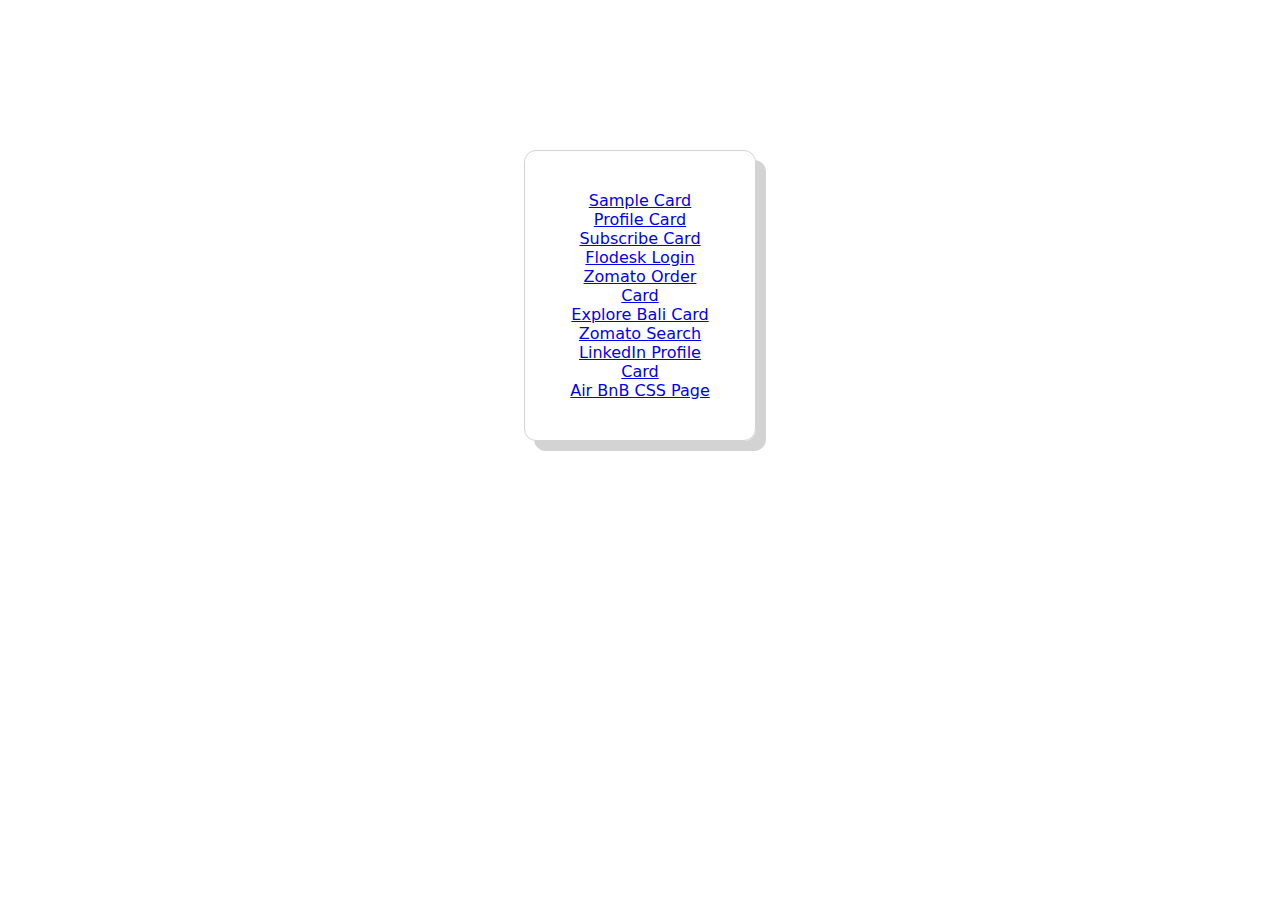
<file: index.html>
<!DOCTYPE html>
<html>
    <head>
        <meta charset="utf-8">
        <meta http-equiv="X-UA-Compatible" content="IE=edge">
        <title></title>
        <meta name="description" content="">
        <meta name="viewport" content="width=device-width, initial-scale=1">
        <link rel="stylesheet" href="style.css">
    </head>
    <body>
        <div class="link-card">
            <a href="/p1/index.html">Sample Card</a>
            <a href="/p2/index.html">Profile Card</a>
            <a href="/p3/index.html">Subscribe Card</a>
            <a href="/p4/index.html">Flodesk Login</a>
            <a href="/p5/index.html">Zomato Order Card</a>
            <a href="/p6/index.html">Explore Bali Card</a>
            <a href="/p7/index.html">Zomato Search</a>
            <a href="/p8/index.html">LinkedIn Profile Card</a>
            <a href="/bnb/index.html">Air BnB CSS Page</a>
        </div>
    </body>
</html>
</file>
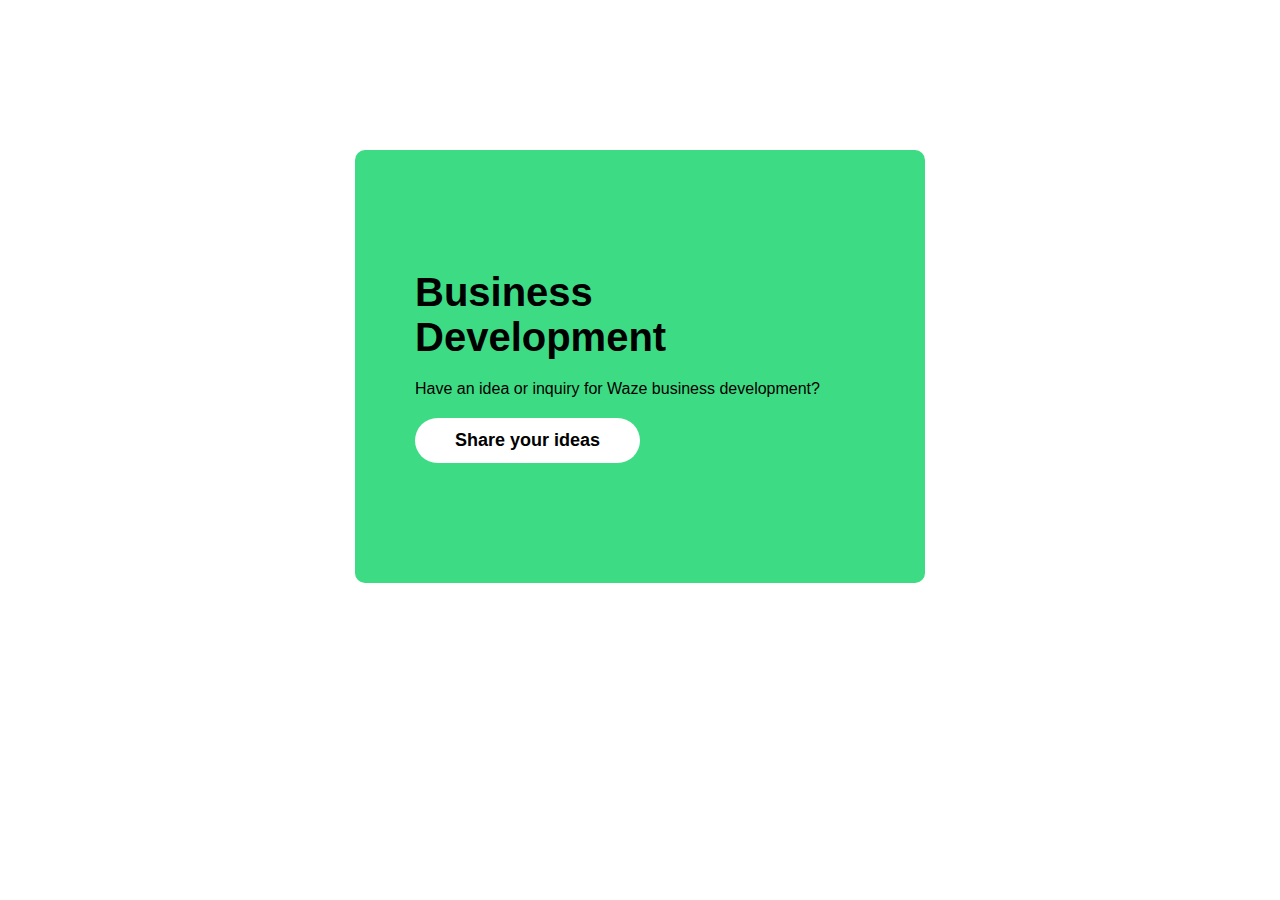
<file: p1/index.html>
<!DOCTYPE html>
<html>
    <head>
        <meta charset="utf-8">
        <meta http-equiv="X-UA-Compatible" content="IE=edge">
        <title>Business</title>
        <meta name="description" content="">
        <meta name="viewport" content="width=device-width, initial-scale=1">
        <link rel="stylesheet" href="style.css">
    </head>
    <body>
        <div class="box">
                <h1 class="txt">Business <br> Development</h1>
                <p class="txt">Have an idea or inquiry for Waze business development?</p>
                <button class="btn">Share your ideas</button>
        </div>
    </body>
</html>
</file>
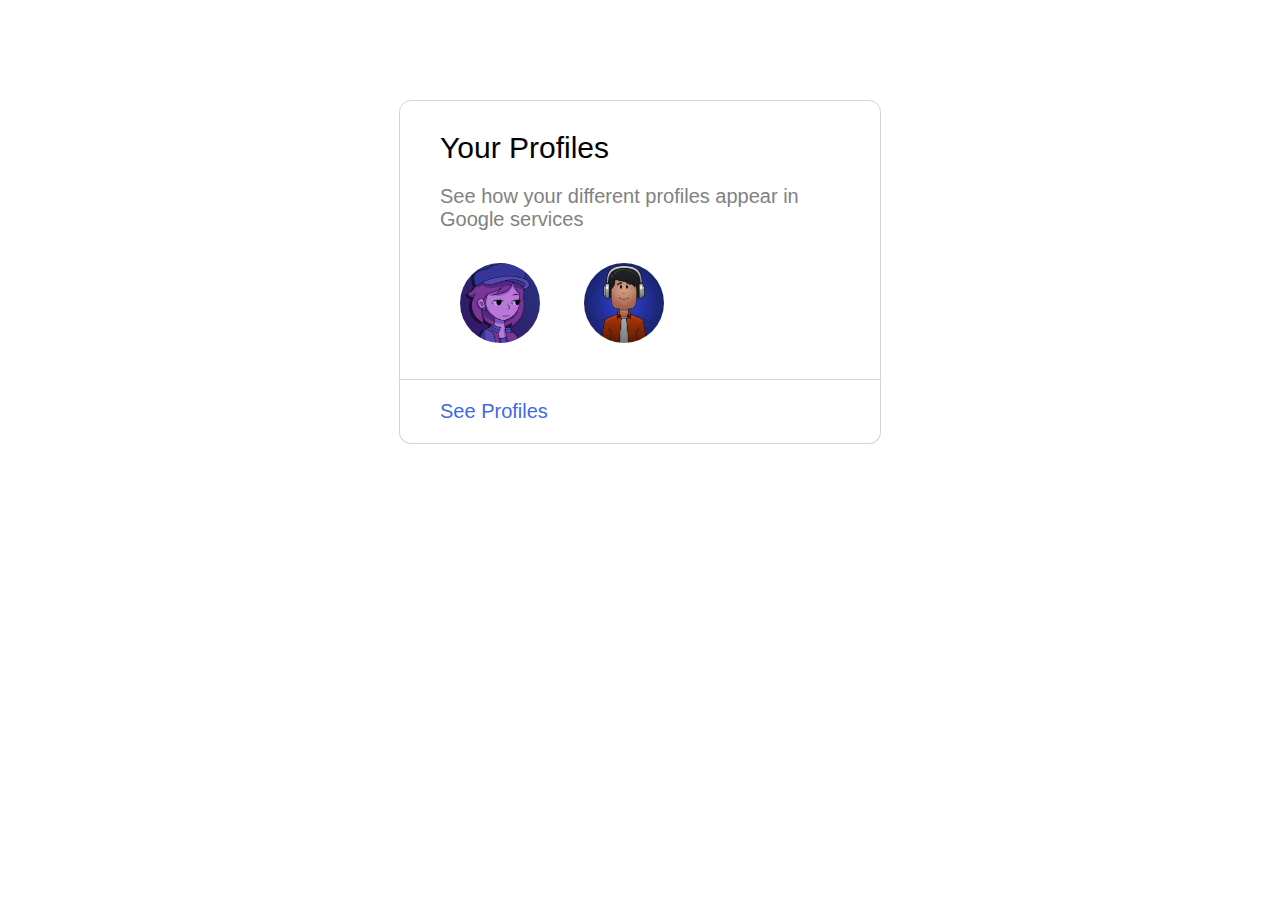
<file: p2/index.html>
<!DOCTYPE html>
<html>
    <head>
        <meta charset="utf-8">
        <meta http-equiv="X-UA-Compatible" content="IE=edge">
        <title>Profile</title>
        <meta name="description" content="">
        <meta name="viewport" content="width=device-width, initial-scale=1">
        <link rel="stylesheet" href="index.css">
    </head>
    <body>
        <div class="box">
            <div class="profile-box">
                <p class="heading">Your Profiles</p>
                <p class="para">See how your different profiles appear in Google services</p>
                <img class="profile" src="profile1.webp"/>
                <img class="profile" src="profie2.webp"/>
            </div>
            <p class="see-profiles">See Profiles</p>
        </div>
    </body>
</html>
</file>
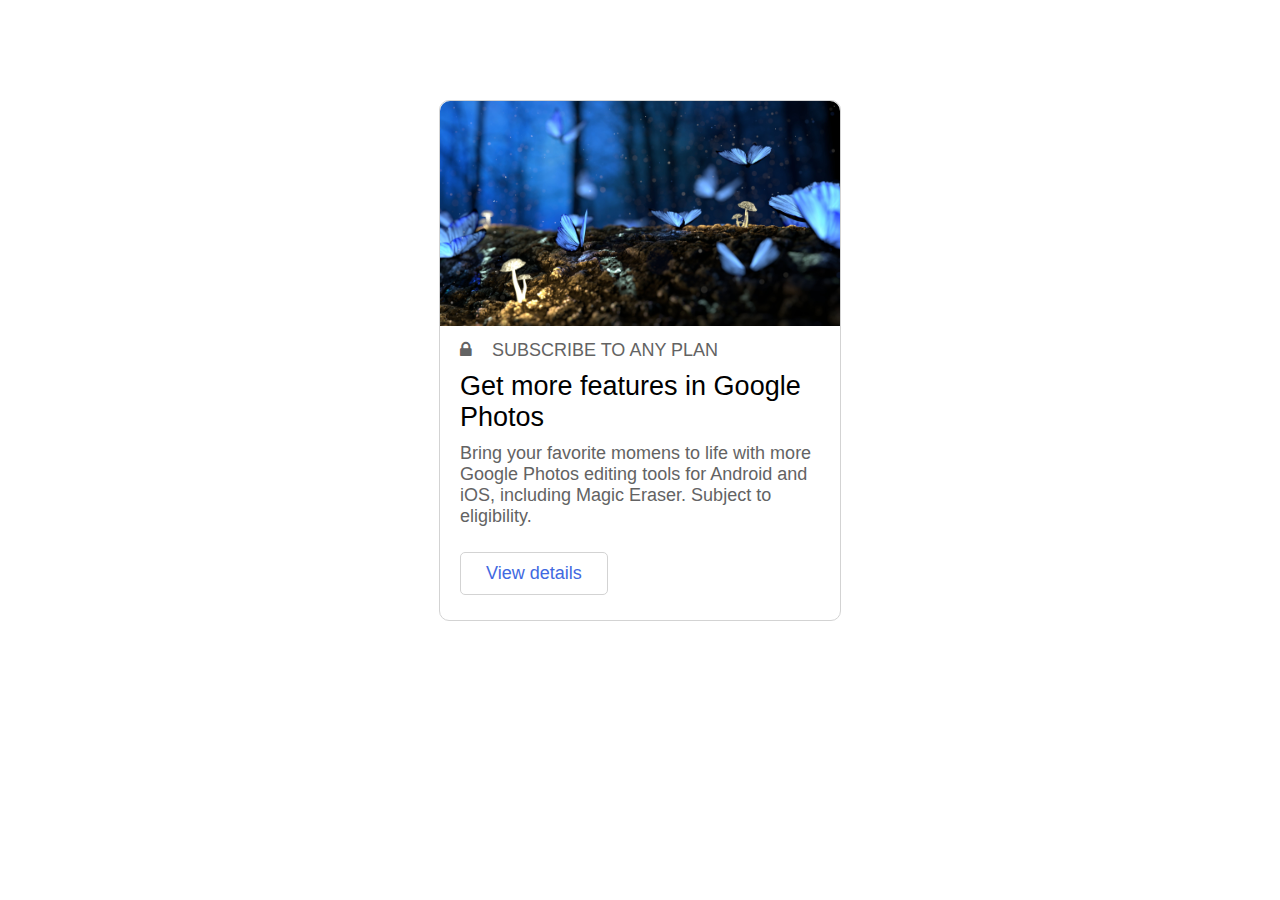
<file: p3/index.html>
<!DOCTYPE html>
<html>
    <head>
        <meta charset="utf-8">
        <meta http-equiv="X-UA-Compatible" content="IE=edge">
        <title>Photos</title>
        <meta name="description" content="">
        <meta name="viewport" content="width=device-width, initial-scale=1">
        <link rel="stylesheet" href="index.css">
        <link rel="stylesheet" href="https://cdnjs.cloudflare.com/ajax/libs/font-awesome/4.7.0/css/font-awesome.min.css">
    </head>
    <body>
        <div class="container">
            <img class="image" src="image.jpg"/>
            <p class="txt align"><i class="fa fa-lock"></i><span class="align">SUBSCRIBE TO ANY PLAN</span></p>
            <p class="head align">Get more features in Google Photos</p>
            <p class="txt align">Bring your favorite momens to life with more Google Photos editing tools for Android and iOS, including Magic Eraser. Subject to eligibility.</p>
            <div class="align">
                <button class="btn txt">View details</button>
            </div>
        </div>
    </body>
</html>
</file>
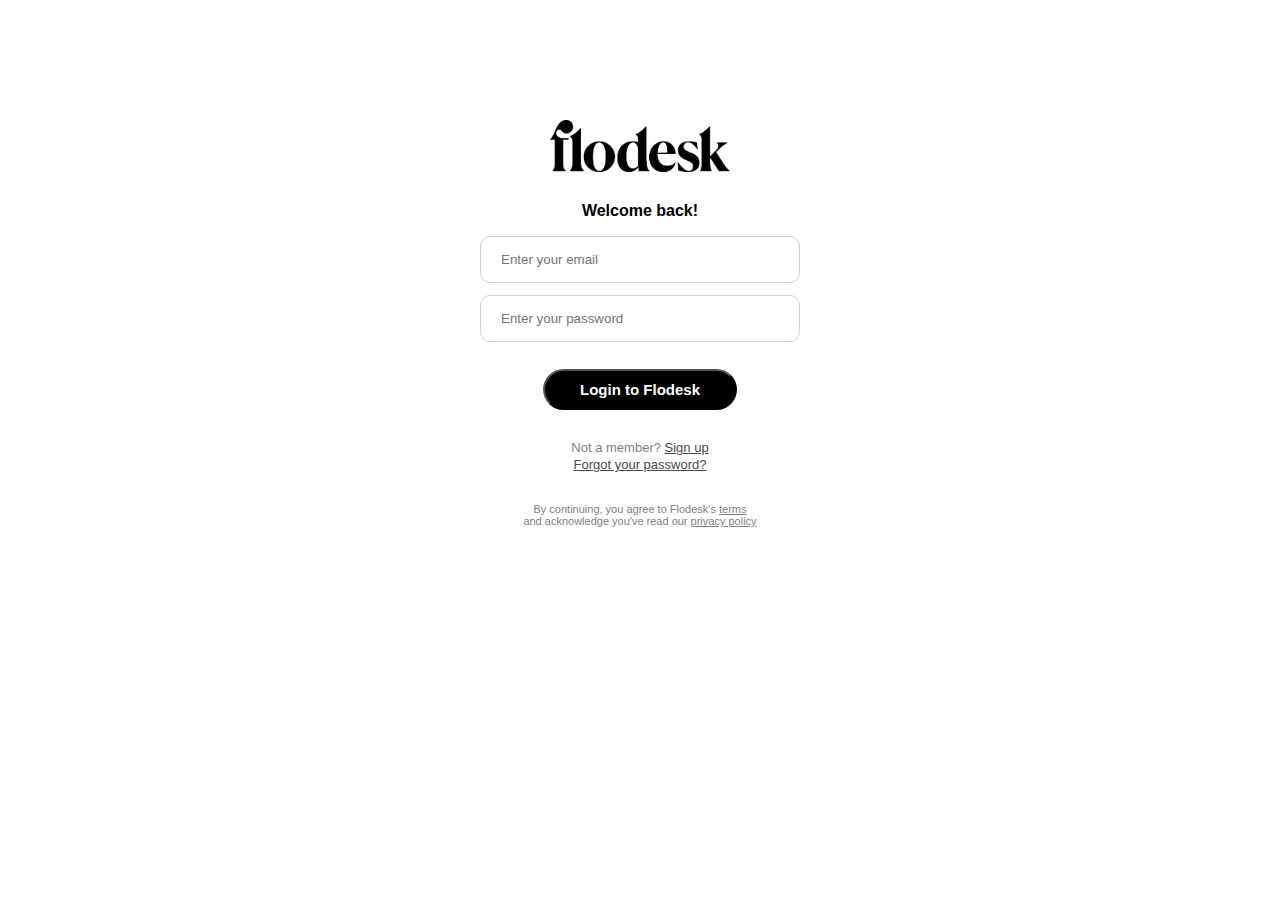
<file: p4/index.html>
<!DOCTYPE html>
<html>
    <head>
        <meta charset="utf-8">
        <meta http-equiv="X-UA-Compatible" content="IE=edge">
        <title>Flodesk</title>
        <meta name="description" content="">
        <meta name="viewport" content="width=device-width, initial-scale=1">
        <link rel="stylesheet" href="style.css">
    </head>
    <body>
        <div class="container">
            <img class="img" src="flodesk.png">
            <p class="head">Welcome back!</p>
            <div class="input-fields">
                <input class="input" type="text" placeholder="Enter your email">
                <input class="input" type="password" placeholder="Enter your password">
            </div>
            
            <button class="btn">Login to Flodesk</button>
            <p class="txt">Not a member? <a href="" class="txt txt-link">Sign up</a></p>
            <a class="txt txt-link" href="">Forgot your password?</a>
            <p class="txt-terms">By continuing, you agree to Flodesk's <a href="" class="txt-terms">terms</a><br>and acknowledge you've read our <a href="" class="txt-terms">privacy policy</a></p>
        </div>
    </body>
</html>
</file>
<file: style.css>
body{
    font-family: system-ui, -apple-system, BlinkMacSystemFont, 'Segoe UI', Roboto, Oxygen, Ubuntu, Cantarell, 'Open Sans', 'Helvetica Neue', sans-serif;
}
.link-card{
    width: 150px;
    margin: 150px auto;
    padding:40px;
    text-align: center;
    border: 1px solid lightgray;
    border-radius: 12px;
    box-shadow: 10px 10px lightgray;
}
a{
    display: block;
}
</file>
<file: p1/style.css>
body{
    font-family: 'Segoe UI', Tahoma, Geneva, Verdana, sans-serif;
}
.center{
    text-align: center;
}
.txt{
    margin-bottom: 20px;
    margin-top: 0px;
}
h1{
    font-size: 40px;
}
.box{
    background-color:#3ddc84 ;
    border-radius: 10px;
    margin: 150px auto;
    width: 450px;
    padding: 120px 60px;
}
.btn{
    border: none;
    font-size: 18px;
    padding: 12px 40px;
    border-radius: 40px;
    background-color: white;
    font-weight: bold;
}
</file>
<file: p2/index.css>
body{
    font-family: 'Segoe UI', Tahoma, Geneva, Verdana, sans-serif;
}
.heading{
    font-size: 30px;
    margin: 0%;
    padding-top: 10px;
}
.para{
    color: rgb(129, 129, 129);
    font-size: 20px;
}
.profile-box{
    border: 1px solid lightgray;
    border-radius: 12px 12px 0px 0px;
    width: 400px;
    padding: 20px 40px;
    margin: 100px auto;
    margin-bottom: 0px;
}
.profile{
    width: 20%;
    border-radius: 40px;
    margin: 12px 20px;
}
.see-profiles{
    border: 1px solid lightgrey;
    border-top: 0px;
    color: royalblue;
    border-radius: 0px 0px 12px 12px;
    width: 400px;
    padding: 20px 40px;
    margin: 0px auto;
    font-size: 20px;
}
</file>
<file: p3/index.css>
body{
    font-family: 'Segoe UI', Tahoma, Geneva, Verdana, sans-serif;
}
.container{
    width:400px;
    border: 1px solid lightgray;
    border-radius: 10px;
    margin: 100px auto;
}
.image{
    width:100%;
    border-radius: 10px 10px 0px 0px;
}
.txt{
    color:rgb(99, 99, 99);
    font-size: 18px;
}
.head{
    font-size: 27px;
}
.align{
    padding: 0px 20px;
    margin: 10px 0px;
}
.btn{
    margin: 15px 0px;
    padding: 10px 25px;
    background-color: white;
    border-radius: 5px;
    border: 1px solid lightgray;
    color: royalblue;
    font-weight: lighter;
}
</file>
<file: p4/style.css>
body{
    font-family: 'Segoe UI', Tahoma, Geneva, Verdana, sans-serif;
}
.head{
    font-weight: bold;
}
.container{
    width:400px;
    text-align: center;
    margin:110px auto;
}
.img{
    text-align: center;
    width: 45%;
    margin:10px;
}
.input-fields{
    width:80%;
    text-align: center;
    margin: auto;
}
.input{
    width:100%;
    padding:15px 20px;
    margin-bottom: 12px;
    margin-right: 10px;
    box-sizing: border-box;
    border-radius: 10px;
    border: 1px solid lightgrey;
}
.btn{
    border-radius:40px;
    background-color: black;
    color: white;
    font-size: 15px;
    font-weight: bold;
    padding: 10px 35px;
    margin:15px auto 30px;
}
.txt{
    font-size: 13px;
    margin: 0px;
    color:rgb(128, 127, 127)
}
.txt-link{
    color:rgb(73, 73, 73)
}
.txt-terms{
    font-size: 11px;
    margin: 30px auto;
    color:rgb(128, 127, 127)
}
</file>
